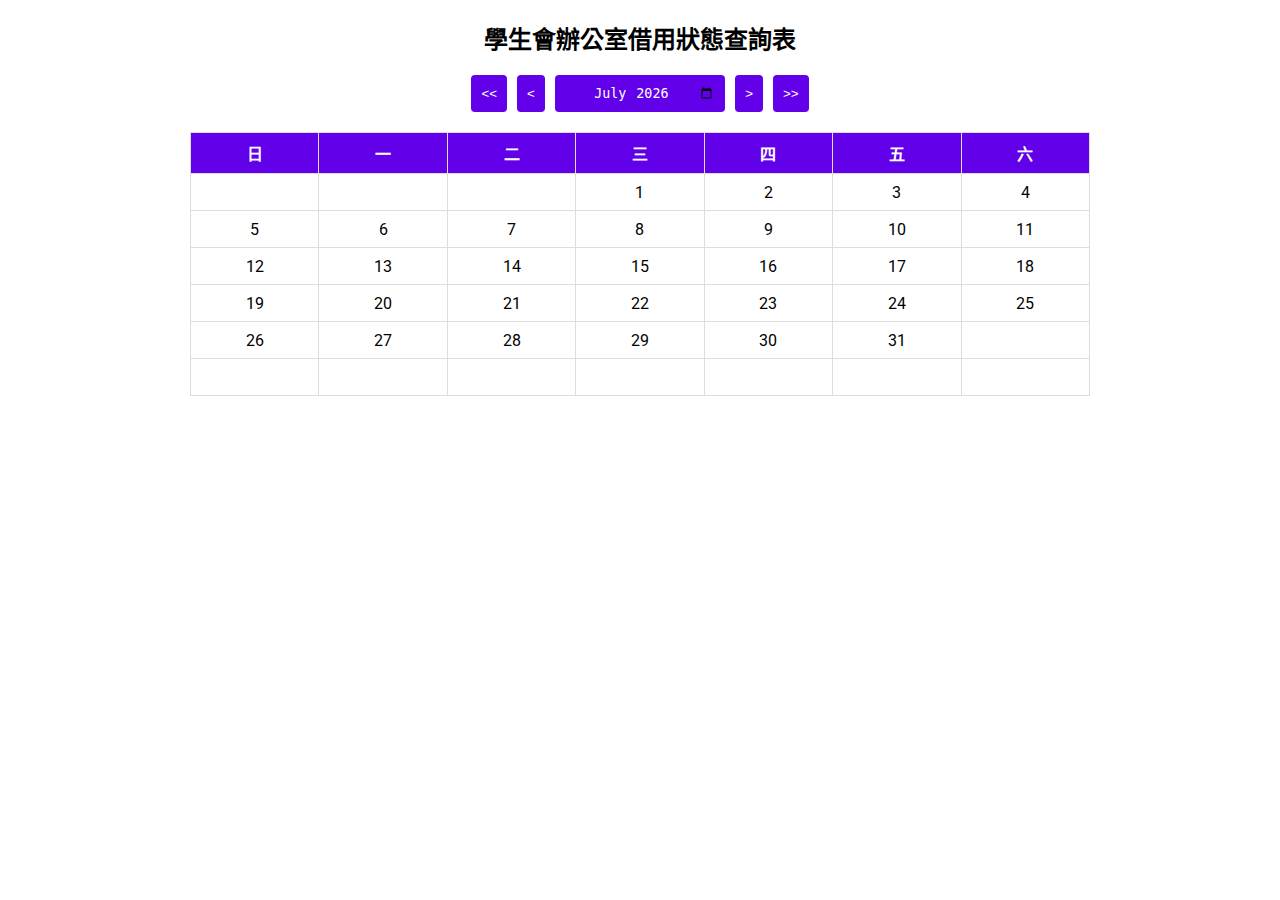
<file: index.html>
<!DOCTYPE html>
<html lang="zh-TW">
<head>
    <meta charset="UTF-8">
    <meta name="viewport" content="width=device-width, initial-scale=1.0">
    <title>學生會辦公室借用狀態查詢表</title>
    <link href="https://fonts.googleapis.com/css?family=Roboto:300,400,500&display=swap" rel="stylesheet">
    <link href="https://fonts.googleapis.com/icon?family=Material+Icons" rel="stylesheet">
    <link rel="stylesheet" href="./style.css">
</head>
<body data-theme="light">
    <div class="loading" id="loading">Loading...</div>
    <div class="header">學生會辦公室借用狀態查詢表</div>
    <div class="controls">
        <button onclick="prevYear()"><<</button>
        <button onclick="prevMonth()"><</button>
        <input type="month" id="monthPicker">
        <button onclick="nextMonth()">></button>
        <button onclick="nextYear()">>></button>
        <!-- <button onclick="toggleTheme()">切換暗/亮模式</button> -->
    </div>
    <h2 id="monthYear" style="display: none;"></h2>
    <table id="calendar">
        <thead>
            <tr>
                <th>日</th>
                <th>一</th>
                <th>二</th>
                <th>三</th>
                <th>四</th>
                <th>五</th>
                <th>六</th>
            </tr>
        </thead>
        <tbody></tbody>
    </table>
    <div id="myModal" class="modal">
        <div class="modal-content">
            <span class="close">×</span>
            <h2>借用列表</h2>
            <table>
                <thead>
                    <tr>
                        <th>借用人姓名</th>
                        <th>借用事由</th>
                        <th>擬借用之辦公室</th>
                        <th>借用日期</th>
                        <th>借用時間（起）</th>
                        <th>借用時間（迄）</th>
                    </tr>
                </thead>
                <tbody id="reservationList"></tbody>
            </table>
        </div>
    </div>
    <script src="https://ajax.googleapis.com/ajax/libs/jquery/3.5.1/jquery.min.js"></script>
    <script src="./main.js"></script>
</body>
</html>
</file>
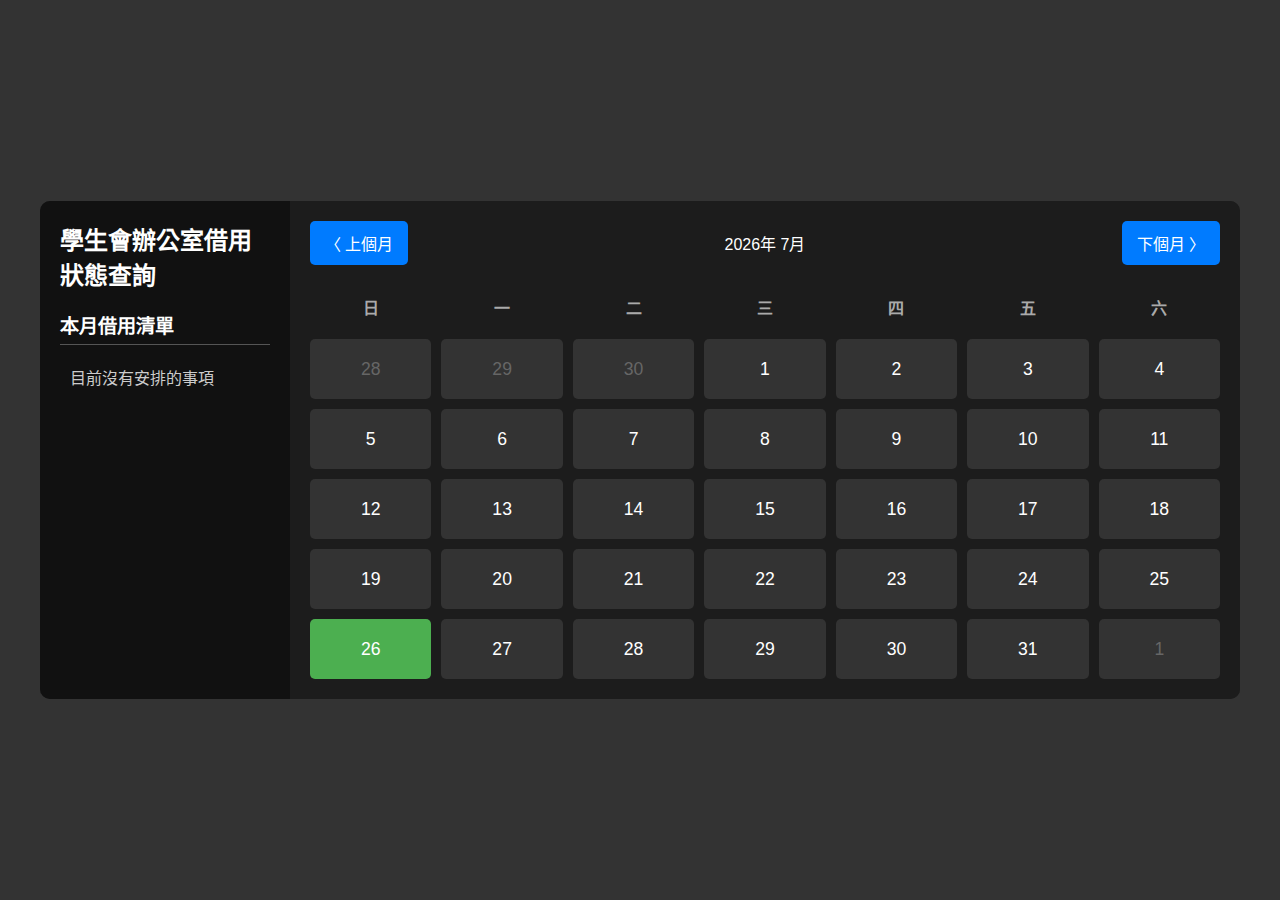
<file: index2.html>
<!DOCTYPE html>
<html lang="zh-TW">
<head>
    <meta charset="UTF-8">
    <meta name="viewport" content="width=device-width, initial-scale=1.0">
    <title>學生會辦公室借用狀態查詢表</title>
    <link href="https://fonts.googleapis.com/css?family=Roboto:300,400,500&display=swap" rel="stylesheet">
    <link href="https://fonts.googleapis.com/icon?family=Material+Icons" rel="stylesheet">
    <style>
        * {
            margin: 0;
            padding: 0;
            box-sizing: border-box;
        }
        body {
            display: flex;
            justify-content: center;
            align-items: center;
            min-height: 100vh;
            background: #333;
            font-family: 'Helvetica Neue', sans-serif;
            padding: 20px;
        }
        .container {
            display: flex;
            width: 100%;
            max-width: 1200px;
            background: #222;
            border-radius: 10px;
            overflow: hidden;
        }
        .sidebar {
            width: 250px;
            background: #111;
            color: #fff;
            padding: 20px;
        }
        .sidebar h2 {
            margin-bottom: 20px;
            font-size: 1.5rem;
        }
        .sidebar .monthly-list, .sidebar .past-list {
            margin-top: 20px;
        }
        .sidebar .monthly-list h3, .sidebar .past-list h3 {
            font-size: 1.2rem;
            margin-bottom: 10px;
            border-bottom: 1px solid #555;
            padding-bottom: 5px;
        }
        .sidebar .monthly-list ul, .sidebar .past-list ul {
            list-style: none;
        }
        .sidebar .monthly-list li, .sidebar .past-list li {
            margin-bottom: 10px;
            padding: 10px;
            border-radius: 5px;
            cursor: pointer;
            color: #ccc;
        }
        .sidebar .monthly-list li:hover, .sidebar .past-list li:hover {
            color: #fff;
        }
        .main-content {
            flex: 1;
            background: #1c1c1c;
            padding: 20px;
            color: #fff;
        }
        .main-content header {
            display: flex;
            justify-content: space-between;
            align-items: center;
            margin-bottom: 20px;
        }
        .main-content header button {
            background: #007bff;
            color: #fff;
            border: none;
            padding: 10px 15px;
            font-size: 1rem;
            cursor: pointer;
            border-radius: 5px;
            transition: background-color 0.3s;
        }
        .main-content header button:hover {
            background: #0056b3;
        }
        .calendar {
            display: grid;
            grid-template-columns: repeat(7, 1fr);
            grid-gap: 10px;
        }
        .calendar .day-name {
            text-align: center;
            font-weight: bold;
            color: #aaa;
            padding: 10px 0;
        }
        .calendar .day {
            height: 60px;
            background: #333;
            display: flex;
            justify-content: center;
            align-items: center;
            border-radius: 5px;
            font-size: 1.1rem;
            cursor: pointer;
        }
        .calendar .day.occupied {
            background: #b71c1c; /* 深紅色 */
            color: white;
        }
        .calendar .day.pending {
            background: #ffc13b; /* 黃色 */
            color: black;
        }
        .calendar .day.active {
            background: #007bff; /* 藍色 */
        }
        .calendar .day.today {
            background: #4caf50; /* 綠色 */
            color: white;
        }
        .calendar .day.today-task {
            background: #e32b2b; /* 深紅色 */
            color: white;
        }
        .calendar .day.inactive {
            color: #666;
        }
        .modal {
            display: none;
            position: fixed;
            z-index: 10;
            left: 0;
            top: 0;
            width: 100%;
            height: 100%;
            overflow: auto;
            background-color: rgba(0,0,0,0.4);
            padding-top: 60px;
        }
        .modal-content {
            background-color: #424242;
            color: #fff;
            margin: 5% auto;
            padding: 20px;
            border: 1px solid #888;
            width: 80%;
            max-width: 800px;
            border-radius: 10px;
        }
        .close {
            color: #aaa;
            float: right;
            font-size: 28px;
            font-weight: bold;
        }
        .close:hover, .close:focus {
            color: black;
            text-decoration: none;
            cursor: pointer;
        }
        .loading {
            display: none;
            position: fixed;
            z-index: 10;
            left: 50%;
            top: 50%;
            transform: translate(-50%, -50%);
            font-size: 24px;
            color: #007bff;
        }
        .reservation-item {
            border-bottom: 1px solid #555;
            padding: 10px 0;
        }
        .reservation-item:last-child {
            border-bottom: none;
        }
        .reservation-item h3 {
            margin-bottom: 5px;
            font-size: 1.2rem;
            color: #ffeb3b; /* 黄色 */
        }
        .reservation-details {
            display: flex;
            justify-content: space-between;
            align-items: center;
        }
        .reservation-details div {
            margin: 5px 0;
        }
        .reservation-details div span {
            display: block;
            font-weight: bold;
            color: #aaa;
        }
        .list-item {
            border-radius: 5px;
            padding: 10px;
            margin-bottom: 10px;
            color: black !important;
            font-weight: bold;
        }
        .urgent {
            background-color: #ff5252;
            color: black;
        }
        .ongoing {
            background-color: #e32b2b;
            color: white;
        }
        .upcoming {
            background-color: #ffeb3b;
            color: black;
        }
        .future {
            background-color: #43a047;
            color: white;
        }
        .past {
            background-color: #9e9e9e;
            color: white;
        }
        @media (max-width: 768px) {
            .container {
                flex-direction: column;
            }
            .sidebar {
                width: 100%;
            }
            .sidebar .monthly-list, .sidebar .past-list {
                display: none !important;
            }
            .reservation-details {
                flex-direction: column;
                align-items: flex-start;
            }
        }
        @media (max-width: 450px) {
            .main-content {
                padding: 10px;
            }
            .calendar {
                grid-gap: 5px;
            }
            .calendar .day {
                height: 40px;
                font-size: 0.9rem;
            }
            .main-content header button {
                padding: 5px 10px;
                font-size: 0.9rem;
            }
        }
    </style>
</head>
<body data-theme="dark">
    <div class="loading" id="loading">Loading...</div>
    <div class="container">
        <div class="sidebar">
            <h2>學生會辦公室借用狀態查詢</h2>
            <div class="monthly-list">
                <h3>本月借用清單</h3>
                <ul id="monthlyReservations"></ul>
            </div>
            <div class="past-list" id="pastListContainer">
                <h3>過去的活動</h3>
                <ul id="pastReservations"></ul>
            </div>
        </div>
        <div class="main-content">
            <header>
                <button id="prev">〈 上個月</button>
                <p class="current-date"></p>
                <button id="next">下個月 〉</button>
            </header>
            <div class="calendar">
                <div class="day-name">日</div>
                <div class="day-name">一</div>
                <div class="day-name">二</div>
                <div class="day-name">三</div>
                <div class="day-name">四</div>
                <div class="day-name">五</div>
                <div class="day-name">六</div>
            </div>
        </div>
    </div>
    <div id="myModal" class="modal">
        <div class="modal-content">
            <span class="close">×</span>
            <h2 class="reservation-item">借用列表</h2>
            <div id="reservationList">目前沒有安排的事項</div>
        </div>
    </div>
    <script src="https://ajax.googleapis.com/ajax/libs/jquery/3.5.1/jquery.min.js"></script>
    <script>
        const calendarBody = document.querySelector(".calendar");
        const currentDate = document.querySelector(".current-date");
        const prevButton = document.getElementById("prev");
        const nextButton = document.getElementById("next");
        const loading = document.getElementById("loading");
        const monthlyReservations = document.getElementById("monthlyReservations");
        const pastReservations = document.getElementById("pastReservations");
        const pastListContainer = document.getElementById("pastListContainer");

        let currYear = new Date().getFullYear();
        let currMonth = new Date().getMonth();

        let reservations = {};

        const spreadsheet_id = "";
        const tab_name = "";
        const api_key = "";
        // const url = `https://sheets.googleapis.com/v4/spreadsheets/${spreadsheet_id}/values/${tab_name}?key=${api_key}`;
        const url = "test.json";  // 替換為 Google Sheets API URL

        const modal = document.getElementById("myModal");
        const span = document.getElementsByClassName("close")[0];
        const reservationList = document.getElementById("reservationList");

        span.onclick = function() {
            modal.style.display = "none";
        }

        window.onclick = function(event) {
            if (event.target == modal) {
                modal.style.display = "none";
            }
        }

        document.addEventListener('keydown', function(event) {
            if (event.key === "Escape") {
                modal.style.display = "none";
            }
        });

        function parseDate(dateString) {
            const parts = dateString.split('/');
            const year = parts[0];
            const month = parts[1].padStart(2, '0');
            const day = parts[2].padStart(2, '0');
            return `${year}-${month}-${day}`;
        }

        function fetchReservations() {
            loading.style.display = "block";
            $.getJSON(url, function(data) {
                const rows = data.values;
                for (let i = 2; i < rows.length; i++) {
                    const row = rows[i];
                    const date = parseDate(row[10]);
                    if (!reservations[date]) {
                        reservations[date] = [];
                    }
                    reservations[date].push({
                        name: row[6],
                        reason: row[8],
                        office: row[9],
                        date: date,
                        startTime: row[11],
                        endTime: row[12]
                    });
                }
                generateCalendar(currYear, currMonth);
                loading.style.display = "none";
            });
        }

        function generateCalendar(year, month) {
            calendarBody.innerHTML = `
                <div class="day-name">日</div>
                <div class="day-name">一</div>
                <div class="day-name">二</div>
                <div class="day-name">三</div>
                <div class="day-name">四</div>
                <div class="day-name">五</div>
                <div class="day-name">六</div>
            `;
            const firstDayOfMonth = new Date(year, month, 1).getDay();
            const lastDateOfMonth = new Date(year, month + 1, 0).getDate();
            const lastDayOfMonth = new Date(year, month, lastDateOfMonth).getDay();
            const lastDateOfLastMonth = new Date(year, month, 0).getDate();

            let daysHTML = "";

            for (let i = firstDayOfMonth; i > 0; i--) {
                daysHTML += `<div class="day inactive">${lastDateOfLastMonth - i + 1}</div>`;
            }

            const monthlyReservationList = [];
            const pastReservationList = [];
            const today = new Date().toDateString();

            for (let i = 1; i <= lastDateOfMonth; i++) {
                const currentDateStr = `${year}-${String(month + 1).padStart(2, '0')}-${String(i).padStart(2, '0')}`;
                let isToday = new Date(currentDateStr).toDateString() === today ? "today" : "";
                let dayClass = isToday;
                if (reservations[currentDateStr]) {
                    dayClass = isToday ? "today-task" : "occupied";
                    if (new Date(currentDateStr) < new Date(today)) {
                        pastReservationList.push(...reservations[currentDateStr].map(reservation => ({ ...reservation, className: 'past' })));
                    } else if (new Date(currentDateStr).toDateString() === today) {
                        monthlyReservationList.push(...reservations[currentDateStr].map(reservation => ({ ...reservation, className: 'ongoing' })));
                    } else {
                        const diffDays = Math.ceil((new Date(currentDateStr) - new Date(today)) / (1000 * 60 * 60 * 24));
                        let className = 'future';
                        if (diffDays <= 3) {
                            className = 'urgent';
                        } else if (diffDays <= 7) {
                            className = 'upcoming';
                        }
                        monthlyReservationList.push(...reservations[currentDateStr].map(reservation => ({ ...reservation, className })));
                    }
                }
                daysHTML += `<div class="day ${dayClass}" data-date="${currentDateStr}">${i}</div>`;
            }

            for (let i = lastDayOfMonth; i < 6; i++) {
                daysHTML += `<div class="day inactive">${i - lastDayOfMonth + 1}</div>`;
            }

            currentDate.innerText = `${year}年 ${month + 1}月`;
            calendarBody.innerHTML += daysHTML;

            document.querySelectorAll(".day").forEach(day => {
                if (day.dataset.date && reservations[day.dataset.date]) {
                    day.onclick = () => showModal(day.dataset.date);
                }
            });

            // 更新月度借用列表
            monthlyReservations.innerHTML = '';
            if (monthlyReservationList.length === 0) {
                const noItems = document.createElement("li");
                noItems.textContent = "目前沒有安排的事項";
                monthlyReservations.appendChild(noItems);
            } else {
                monthlyReservationList.sort((a, b) => new Date(a.date) - new Date(b.date));
                monthlyReservationList.forEach(reservation => {
                    const listItem = document.createElement("li");
                    listItem.textContent = `${reservation.date}: ${reservation.reason}`;
                    listItem.classList.add('list-item', reservation.className);
                    listItem.onclick = () => showModal(reservation.date);
                    monthlyReservations.appendChild(listItem);
                });
            }

            // 更新過去的活動列表
            pastReservations.innerHTML = '';
            pastReservationList.sort((a, b) => new Date(b.date) - new Date(a.date));
            if (pastReservationList.length === 0) {
                pastListContainer.style.display = 'none';
            } else {
                pastReservationList.forEach(reservation => {
                    const listItem = document.createElement("li");
                    listItem.textContent = `${reservation.date}: ${reservation.reason}`;
                    listItem.classList.add('list-item', reservation.className);
                    listItem.onclick = () => showModal(reservation.date);
                    pastReservations.appendChild(listItem);
                });
                pastListContainer.style.display = 'block';
            }
        }

        function showModal(date) {
            reservationList.innerHTML = '';
            reservations[date].forEach(reservation => {
                const item = document.createElement("div");
                item.classList.add("reservation-item");
                item.innerHTML = `
                    <h3>${reservation.name}</h3>
                    <div class="reservation-details">
                        <div>
                            <span>事由:</span> ${reservation.reason}
                        </div>
                        <div>
                            <span>辦公室:</span> ${reservation.office}
                        </div>
                        <div>
                            <span>日期:</span> ${reservation.date}
                        </div>
                        <div>
                            <span>時間:</span> ${reservation.startTime} - ${reservation.endTime}
                        </div>
                    </div>
                `;
                reservationList.appendChild(item);
            });
            if (reservationList.innerHTML === '') {
                reservationList.innerHTML = '目前沒有安排的事項';
            }
            modal.style.display = "block";
        }

        function prevMonth() {
            currMonth--;
            if (currMonth < 0) {
                currYear--;
                currMonth = 11;
            }
            generateCalendar(currYear, currMonth);
        }

        function nextMonth() {
            currMonth++;
            if (currMonth > 11) {
                currYear++;
                currMonth = 0;
            }
            generateCalendar(currYear, currMonth);
        }

        prevButton.addEventListener("click", prevMonth);
        nextButton.addEventListener("click", nextMonth);

        fetchReservations();

        document.addEventListener('DOMContentLoaded', () => {
            const setThemeFromSystem = () => {
                const theme = window.matchMedia('(prefers-color-scheme: dark)').matches ? 'dark' : 'light';
                document.body.setAttribute('data-theme', theme);
            };

            setThemeFromSystem();

            window.matchMedia('(prefers-color-scheme: dark)').addListener(setThemeFromSystem);
        });

    </script>
</body>
</html>
</file>
<file: style.css>
:root {
    --primary-color: #6200ea;
    --primary-light: #9d46ff;
    --primary-dark: #0a00b6;
    --text-on-primary: white;
    --background-color: white;
    --text-color: black;
    --button-color: #6200ea;
    --button-text-color: white;
}
[data-theme="dark"] {
    --background-color: #333;
    --text-color: white;
    --button-color: #8f5fe1;
    --button-text-color: #fff;
    --modal-background-color: #424242;
    --modal-text-color: #fff;
}
body {
    max-width: 900px;
    font-family: 'Roboto', sans-serif;
    background-color: var(--background-color);
    color: var(--text-color);
    margin: auto;
    padding: 20px;
    transition: background-color 0.3s, color 0.3s;
    display: flex;
    flex-direction: column;
    align-items: center;
}
.header {
    font-size: 24px;
    font-weight: bold;
    margin-bottom: 20px;
}
.controls {
    display: flex;
    justify-content: center;
    gap: 10px;
    margin-bottom: 20px;
}
button, input[type="month"] {
    background-color: var(--button-color);
    color: var(--button-text-color);
    border: none;
    padding: 10px;
    border-radius: 4px;
    cursor: pointer;
    transition: background-color 0.3s;
}
button:hover, input[type="month"]:hover {
    background-color: var(--primary-light);
}
input[type="month"] {
    cursor: pointer;
    text-align: center;
}
table {
    width: 100%;
    border-collapse: collapse;
}
th, td {
    border: 1px solid #ddd;
    padding: 8px;
    text-align: center;
}
th {
    background-color: var(--primary-color);
    color: var(--text-on-primary);
}
.occupied {
    background-color: #e53935;
    color: white;
    cursor: pointer;
}
.available {
    background-color: #43a047;
    color: white;
}
.modal {
    display: none;
    position: fixed;
    z-index: 10;
    left: 0;
    top: 0;
    width: 100%;
    height: 100%;
    overflow: auto;
    background-color: rgba(0,0,0,0.4);
    padding-top: 60px;
}
.modal-content {
    background-color: var(--modal-background-color, #fefefe);
    color: var(--modal-text-color, #333);
    margin: 5% auto;
    padding: 20px;
    border: 1px solid #888;
    width: 80%;
    max-width: 500px;
}
.close {
    color: #aaa;
    float:right;
    font-size: 28px;
    font-weight: bold;
}
.close:hover, .close:focus {
    color: black;
    text-decoration: none;
    cursor: pointer;
}
.loading {
    display: none;
    position: fixed;
    z-index: 10;
    left: 50%;
    top: 50%;
    transform: translate(-50%, -50%);
    font-size: 24px;
    color: var(--primary-color);
}
#calendar td {
    height: 20px;
}
</file>
